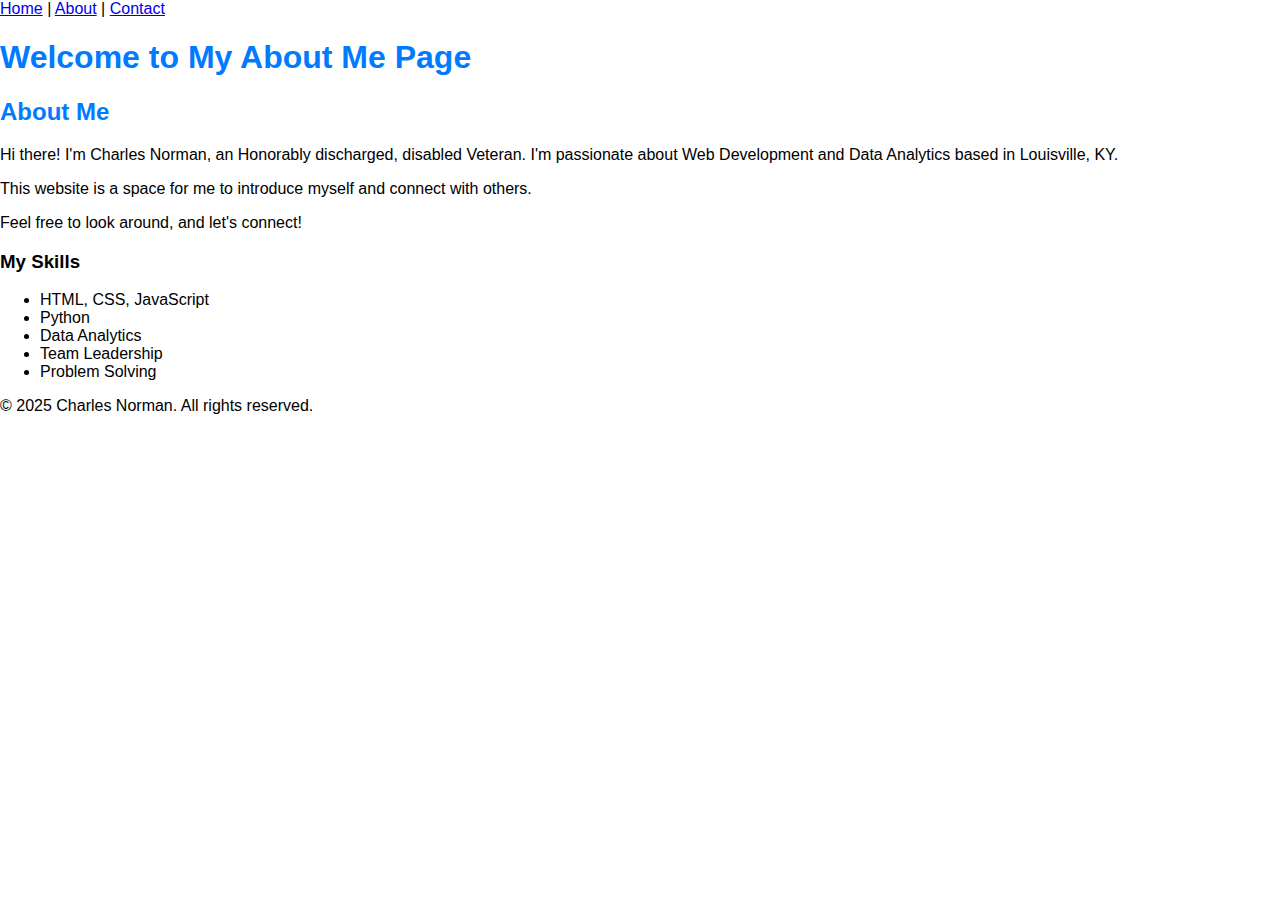
<file: index.html>
<!DOCTYPE html>
<html lang="en">
    <head>
        <meta charset="UTF-8" />
        <meta name="viewport" content="width=device-width, initial-scale=1.0" />
        <title>Charles Norman's Resume</title>
        <link rel="stylesheet" href="css/index.css">
    </head>


    <body>

    <!-- Header/Navigation (Optional, but good practice) -->
    <header>
        <nav>
            <a href="index.html">Home</a> |
            <a href="about.html">About</a> |
            <a href="contact.html">Contact</a>
        </nav>
    </header>

    <!-- About Me Section -->
    <div class="about-section">
        <h1>Welcome to My About Me Page</h1>
        <!--<img src="" alt="A picture of me" class="profile-pic">-->

        <h2>About Me</h2>
        <p>Hi there! I'm Charles Norman, an Honorably discharged, disabled Veteran.  I'm passionate about Web Development and Data Analytics based in Louisville, KY. </p>
        <p>This website is a space for me to introduce myself and connect with others.</p>
        <p>Feel free to look around, and let's connect!</p>

        <h3>My Skills</h3>
        <ul>
            <li>HTML, CSS, JavaScript</li>
            <li>Python</li>
            <li>Data Analytics</li>
            <li>Team Leadership</li>
            <li>Problem Solving</li>
        </ul>

    </div>

    <footer>
        <p>&copy; 2025 Charles Norman. All rights reserved.</p>
    </footer>

</body>
</html>
</file>
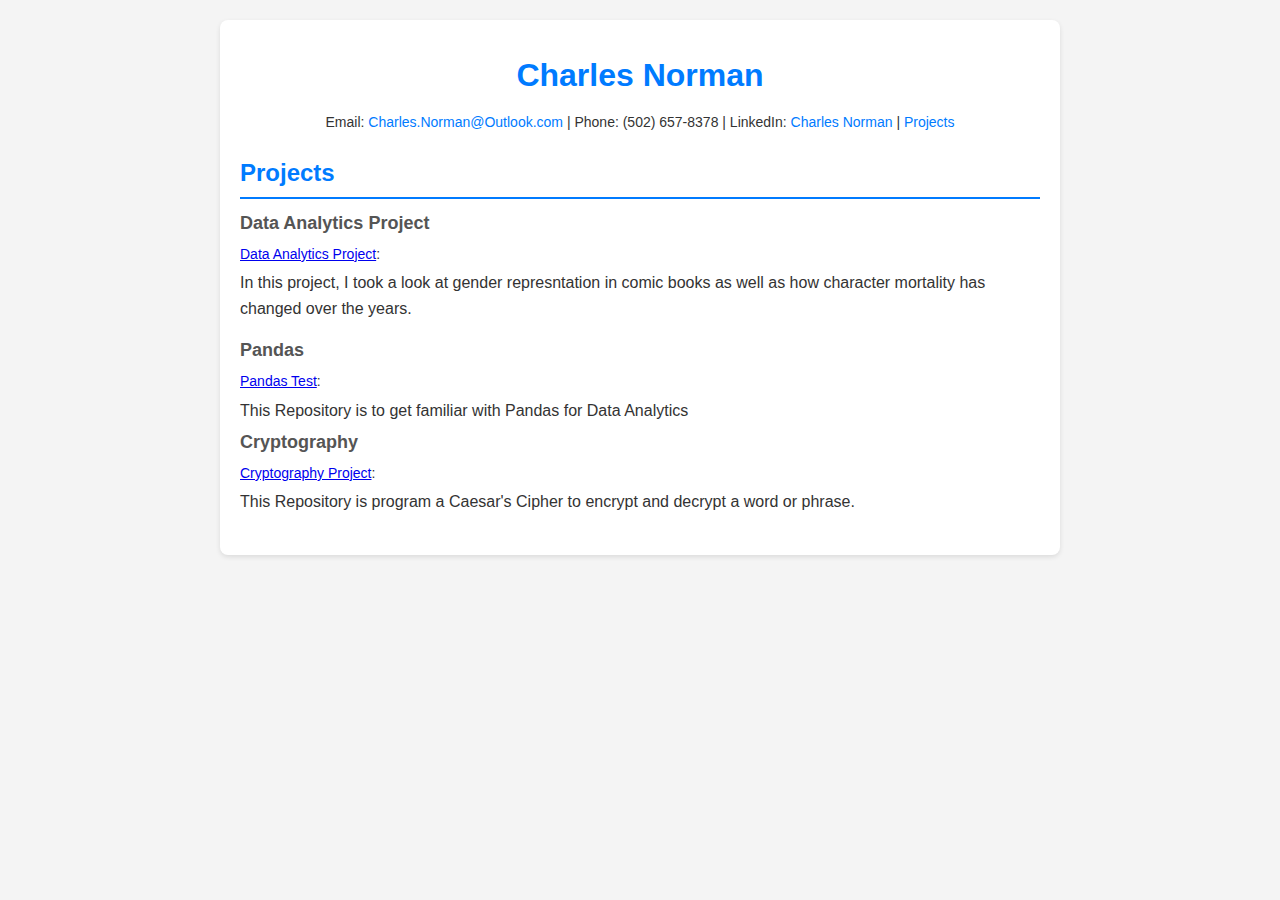
<file: projects.html>
<!DOCTYPE html>
<html lang="en">
    <head>
        <meta charset="UTF-8" />
        <meta name="viewport" content="width=device-width, initial-scale=1.0" />
        <title>Charles Norman's Resume</title>
        <link rel="stylesheet" href="css/style.css">
    </head>


    <body>
        <main class="container">
            <section class="header">
                <h1>Charles Norman</h1>
                <p class="contact">
                    Email:
                    <a href="mailto:charles.norman@outlook.com"
                        >Charles.Norman@Outlook.com</a
                    >
                    | Phone: (502) 657-8378 | LinkedIn:
                    <a href="https://www.linkedin.com/in/charlesmnorman/" target="_blank">Charles Norman</a> | <a href=projects.html target="_self">Projects</a>
                </p>
            </section>
            <section class="section">
                <h2>Projects</h2>
                <div class="item">
                    <h3>Data Analytics Project</h3>
                    <p>
                        <a href="https://github.com/Arioch3d/DA_Capstone">Data Analytics Project</a>: <div>In this project, I took a look at gender represntation in comic books as well as how character mortality has changed over the years.</div>
                    </p>
                </div>
                <div class="item">
                    <h3>Pandas</h3>
                    <p>
                        <a href="https://github.com/Arioch3d/January_Pandas">Pandas Test</a>: <div>This Repository is to get familiar with Pandas for Data Analytics</div>
                    </p>                    
                <div class="item">
                    <h3>Cryptography</h3>
                    <p>
                        <a href="https://github.com/Arioch3d/DA_Cryptology">Cryptography Project</a>: <div>This Repository is program a Caesar's Cipher to encrypt and decrypt a word or phrase.</div>
                    </p>
                </div>
            </section>
        </main>
    </body>
</html>
</file>
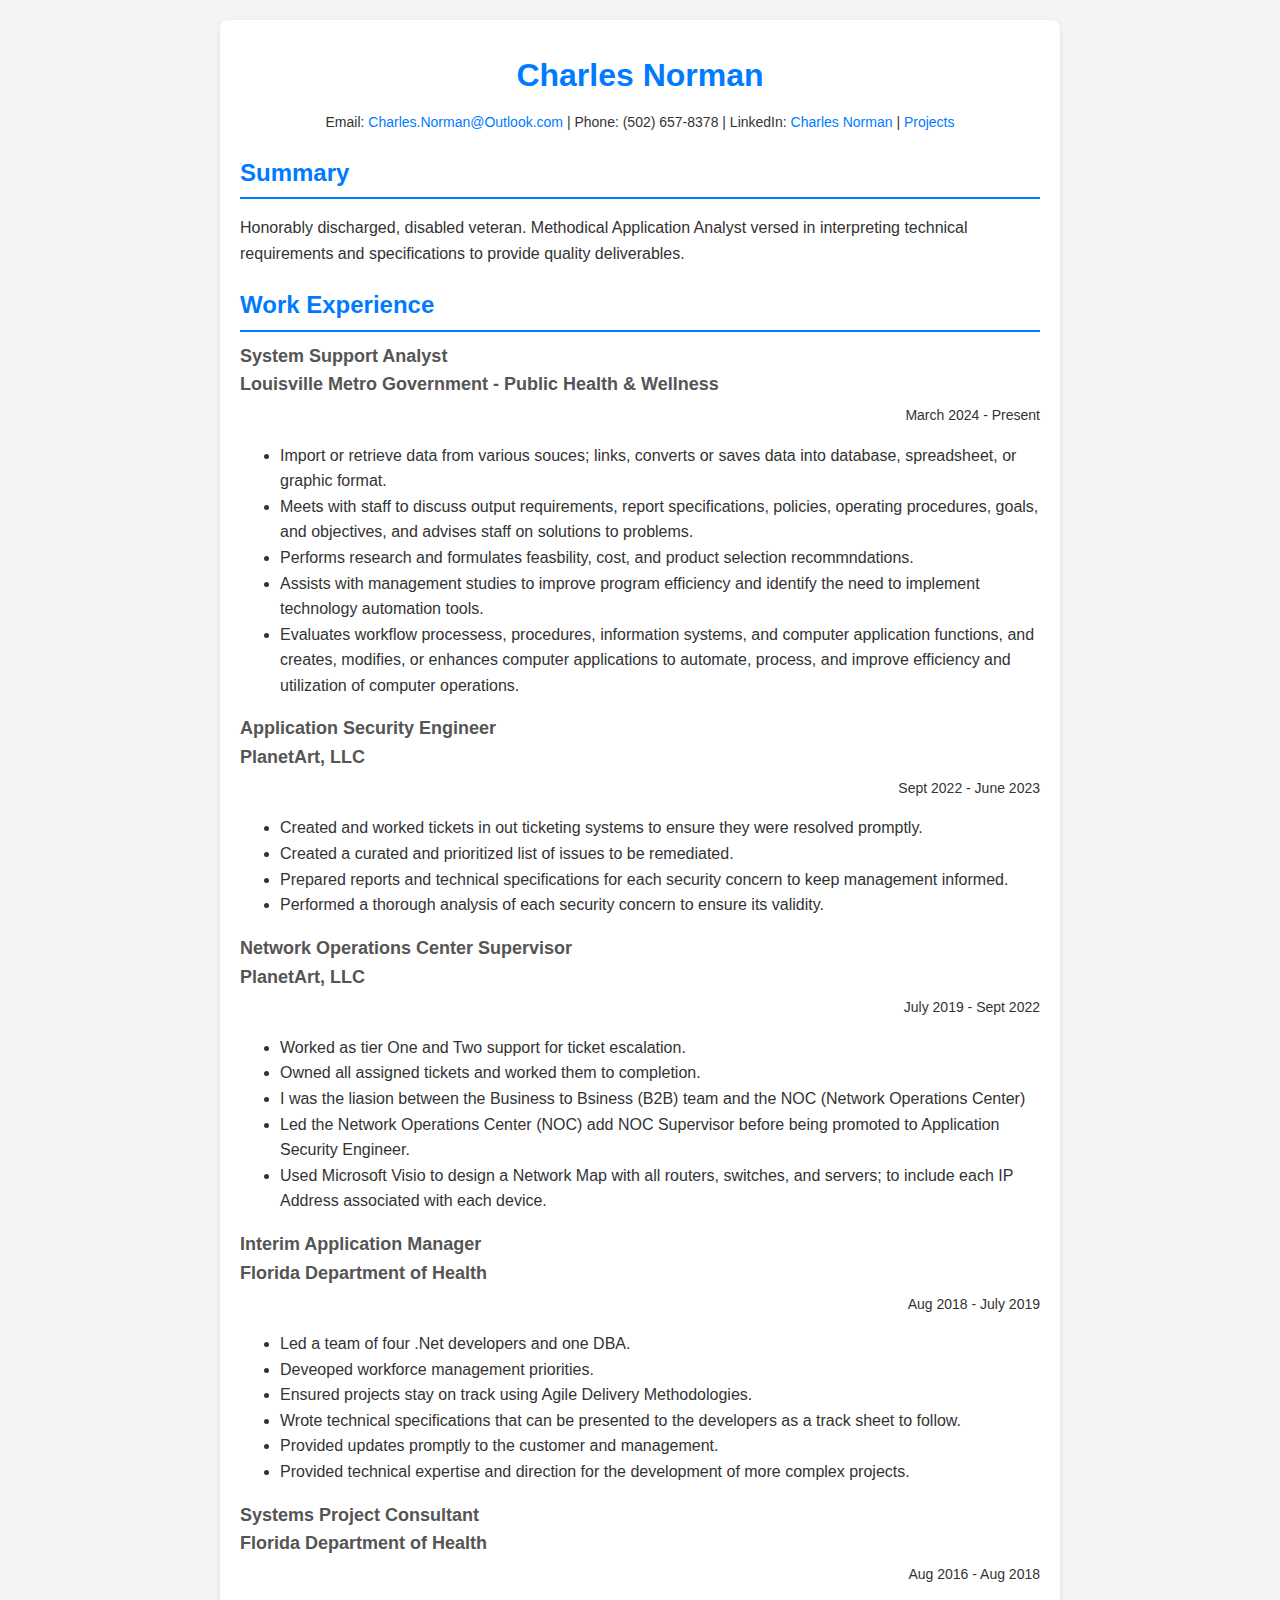
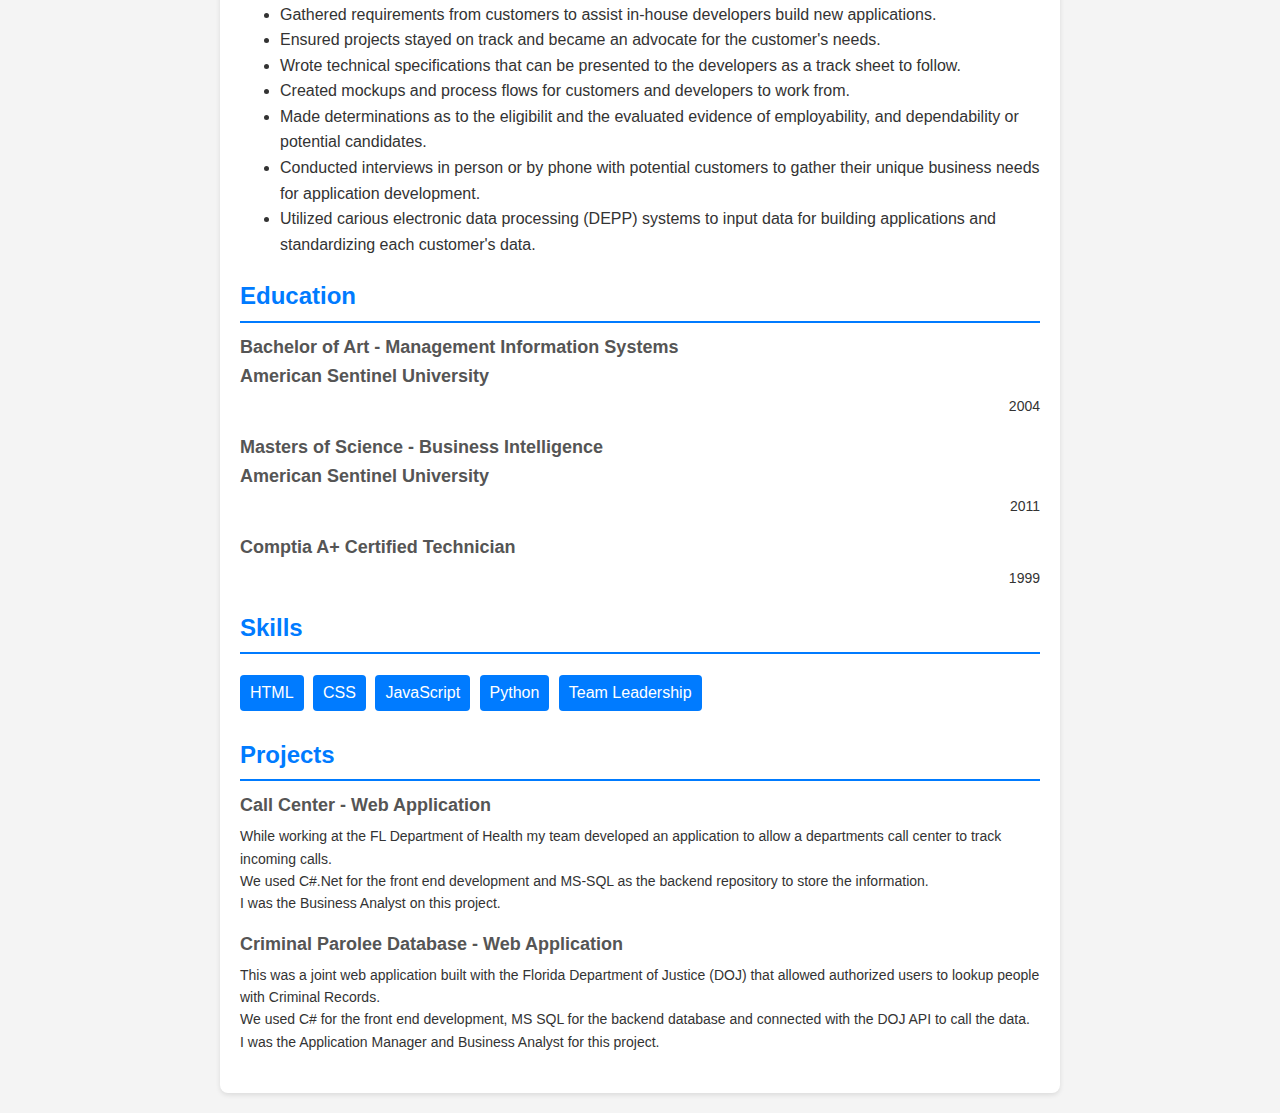
<file: resume.html>
<!DOCTYPE html>
<html lang="en">
    <head>
        <meta charset="UTF-8" />
        <meta name="viewport" content="width=device-width, initial-scale=1.0" />
        <title>Charles Norman's Resume</title>
        <link rel="stylesheet" href="css/style.css">
    </head>


    <body>
        <main class="container">
            <section class="header">
                <h1>Charles Norman</h1>
                <p class="contact">
                    Email:
                    <a href="mailto:charles.norman@outlook.com"
                        >Charles.Norman@Outlook.com</a
                    >
                    | Phone: (502) 657-8378 | LinkedIn:
                    <a href="https://www.linkedin.com/in/charlesmnorman/" target="_blank">Charles Norman</a> | <a href=projects.html target="_self">Projects</a>
                </p>
            </section>
            <section class="section">
                <h2>Summary</h2>
                <p>
                    Honorably discharged, disabled veteran.  
                    Methodical Application Analyst versed in interpreting technical 
                    requirements and specifications to provide quality deliverables.
                </p>
            </section>
            <section class="section">
                <h2>Work Experience</h2>
                <div class="item">
                    <h3>System Support Analyst <br>Louisville Metro Government - Public Health & Wellness</h3>
                    <p class="date">March 2024 - Present</p>
                    <p>
                        <ul>
                            <li>Import or retrieve data from various souces;
                                links, converts or saves data into database, spreadsheet,
                                or graphic format.
                            </li>
                            <li>
                                Meets with staff to discuss output requirements, report specifications,
                                policies, operating procedures, goals, and objectives, and advises staff
                                on solutions to problems.
                            </li>
                            <li>
                                Performs research and formulates feasbility, cost, and product selection recommndations.
                            </li>
                            <li>
                                Assists with management studies to improve program efficiency and identify the need to implement technology automation tools.
                            </li>
                            <li>
                                Evaluates workflow processess, procedures, information systems, and computer application functions, and creates, modifies, or 
                                enhances computer applications to automate, process, and improve efficiency and utilization of computer operations.
                            </li>
                        </ul>
                    </p>
                </div>
                <div class="item">
                    <h3>Application Security Engineer <br> PlanetArt, LLC</h3>
                    <p class="date">Sept 2022 - June 2023</p>
                    <p>
                        <ul>
                            <li>Created and worked tickets in out ticketing systems
                                to ensure they were resolved promptly.
                            </li>
                            <li>
                                Created a curated and prioritized list of issues to 
                                be remediated.
                            </li>
                            <li>
                                Prepared reports and technical specifications for 
                                each security concern to keep management informed.
                            </li>
                            <li>
                                Performed a thorough analysis of each security concern
                                to ensure its validity.
                            </li>
                        </ul>
                    </p>
                <div class="item">
                    <h3>Network Operations Center Supervisor<br> PlanetArt, LLC</h3>
                    <p class="date">July 2019 - Sept 2022</p>
                    <p>
                            <ul>
                                <li>Worked as tier One and Two support for ticket escalation.
                                </li>
                                <li>
                                    Owned all assigned tickets and worked them to completion.
                                </li>
                                <li>
                                    I was the liasion between the Business to Bsiness (B2B) team and the NOC
                                    (Network Operations Center)
                                </li>
                                <li>
                                    Led the Network Operations Center (NOC) add NOC Supervisor before being promoted to 
                                    Application Security Engineer.
                                </li>
                                <li>
                                    Used Microsoft Visio to design a Network Map with all routers, switches,
                                    and servers; to include each IP Address associated with each device.
                                </li>
                            </ul>
                    </p>
                </div>
                <div class="item">
                    <h3>Interim Application Manager <br> Florida Department of Health</h3>
                    <p class="date">Aug 2018 - July 2019</p>
                    <p>
                        <ul>
                            <li>
                                Led a team of four .Net developers and one DBA.
                            </li>
                            <li>
                                Deveoped workforce management priorities.
                            </li>
                            <li>
                                Ensured projects stay on track using Agile Delivery Methodologies.
                            </li>
                            <li>Wrote technical specifications that can be presented to the developers
                                as a track sheet to follow.
                            </li>
                            <li>
                                Provided updates promptly to the customer and management.
                            </li>
                            <li>
                                Provided technical expertise and direction for the development of more complex projects.
                            </li>
                        </ul>
                    </p>
                <div class="item">
                    <h3>Systems Project Consultant <br> Florida Department of Health</h3>
                    <p class="date">Aug 2016 - Aug 2018</p>
                    <p>
                        <ul>
                            <li>
                                Gathered requirements from customers to assist in-house 
                                developers build new applications.
                            </li>
                            <li>
                                Ensured projects stayed on track and became an advocate for the customer's needs.
                            </li>
                            <li>
                                Wrote technical specifications that can be presented to the developers as a track sheet to follow.
                            </li>
                            <li>
                                Created mockups and process flows for customers and developers to work from.
                            </li>
                            <li>
                                Made determinations as to the eligibilit and the evaluated evidence of employability,
                                and dependability or potential candidates.
                            </li>
                            <li>
                                Conducted interviews in person or by phone with potential customers to gather their unique
                                business needs for application development.
                            </li>
                            <li>
                                Utilized carious electronic data processing (DEPP) systems to input data for
                                building applications and standardizing each customer's data.
                            </li>
                        </ul>
                    </p>
                </div>
            </section>
            <div class="section">
                <h2>Education</h2>
                <div class="item">
                    <h3>Bachelor of Art - Management Information Systems <br> American Sentinel University </h3>
                    <p class="date">2004</p>
                </div>
                <div class="item">
                    <h3>Masters of Science - Business Intelligence <br> American Sentinel University</h3>
                    <p class="date">2011</p>
                </div>
                <div class="item">
                    <h3>Comptia A+ Certified Technician</h3>
                    <p class="date">1999</p>
                </div>
            </section>
            <section class="section">
                <h2>Skills</h2>
                <div class="skills">
                    <ul>
                        <li>HTML</li>
                        <li>CSS</li>
                        <li>JavaScript</li>
                        <li>Python</li>
                        <li>Team Leadership</li>
                    </ul>
                </div>
            </section>
            <section class="section">
                <h2>Projects</h2>
                <div class="item">
                    <h3>Call Center - Web Application</h3>
                    <p>
                        While working at the FL Department of Health my team developed an 
                        application to allow a departments call center to track incoming calls.
                       <br>We used C#.Net for the front end development and MS-SQL as the backend repository to store the information.
                       <br> I was the Business Analyst on this project. 
                    </p>
                </div>
                <div class="item">
                    <h3>Criminal Parolee Database - Web Application</h3>
                    <p>
                        This was a joint web application built with the Florida Department of Justice (DOJ)
                        that allowed authorized users to lookup people with Criminal Records.
                    <br>We used C# for the front end development, MS SQL for the backend database and connected with the DOJ API to call the data.<br>
                    I was the Application Manager and Business Analyst for this project.
                    </p>
                </div>
            </section>
        </main>
    </body>
</html>
</file>
<file: css/index.css>
body {
  margin: 0;
  font-family: sans-serif;
}

.container {
  display: flex;
  flex-direction: column;
  gap: 20px;
  padding: 15px;
}

.item {
  background-color: #f0f0f0;
  padding: 20px;
  text-align: center;
}
        h1,
        h2 {
            color: #007bff;
        }
        .header {
            text-align: center;
        }
        .header h1 {
            margin: 10px 0;
        }
        .contact {
            margin: 10px 0;
            font-size: 14px;
        }
        .contact a {
            color: #007bff;
            text-decoration: none;
        }
        .section {
            margin: 20px 0;
        }
        .section h2 {
            margin-bottom: 10px;
            border-bottom: 2px solid #007bff;
            padding-bottom: 5px;
        }
        .item {
            margin-bottom: 15px;
        }
        .item h3 {
            margin: 0;
            font-size: 18px;
            color: #555;
        }
        .item p {
            margin: 5px 0;
            font-size: 14px;
        }
        .skills ul {
            list-style: none;
            padding: 0;
        }
        .skills ul li {
            display: inline-block;
            background: #007bff;
            color: #fff;
            padding: 5px 10px;
            margin: 5px 5px 5px 0;
            border-radius: 4px;
        }
        .date{
            text-align: right;
        }

@media (min-width: 768px) {
  .container {
    display: grid;
    grid-template-columns: repeat(3, 1fr);
    gap: 30px;
    padding: 40px;
    max-width: 1200px;
    margin: 0 auto;
  }

  .sidebar {
    grid-column: span 1;
  }
  
  .main-content {
    grid-column: span 2;
  }
}
</file>
<file: css/style.css>
body {
            font-family: Arial, sans-serif;
            line-height: 1.6;
            margin: 0;
            padding: 0;
            color: #333;
            background-color: #f4f4f4;
        }
        .container {
            max-width: 800px;
            margin: 20px auto;
            padding: 20px;
            background: #fff;
            border-radius: 8px;
            box-shadow: 0 2px 5px rgba(0, 0, 0, 0.1);
        }
        h1,
        h2 {
            color: #007bff;
        }
        .header {
            text-align: center;
        }
        .header h1 {
            margin: 10px 0;
        }
        .contact {
            margin: 10px 0;
            font-size: 14px;
        }
        .contact a {
            color: #007bff;
            text-decoration: none;
        }
        .section {
            margin: 20px 0;
        }
        .section h2 {
            margin-bottom: 10px;
            border-bottom: 2px solid #007bff;
            padding-bottom: 5px;
        }
        .item {
            margin-bottom: 15px;
        }
        .item h3 {
            margin: 0;
            font-size: 18px;
            color: #555;
        }
        .item p {
            margin: 5px 0;
            font-size: 14px;
        }
        .skills ul {
            list-style: none;
            padding: 0;
        }
        .skills ul li {
            display: inline-block;
            background: #007bff;
            color: #fff;
            padding: 5px 10px;
            margin: 5px 5px 5px 0;
            border-radius: 4px;
        }
        .date{
            text-align: right;
        }
</file>
